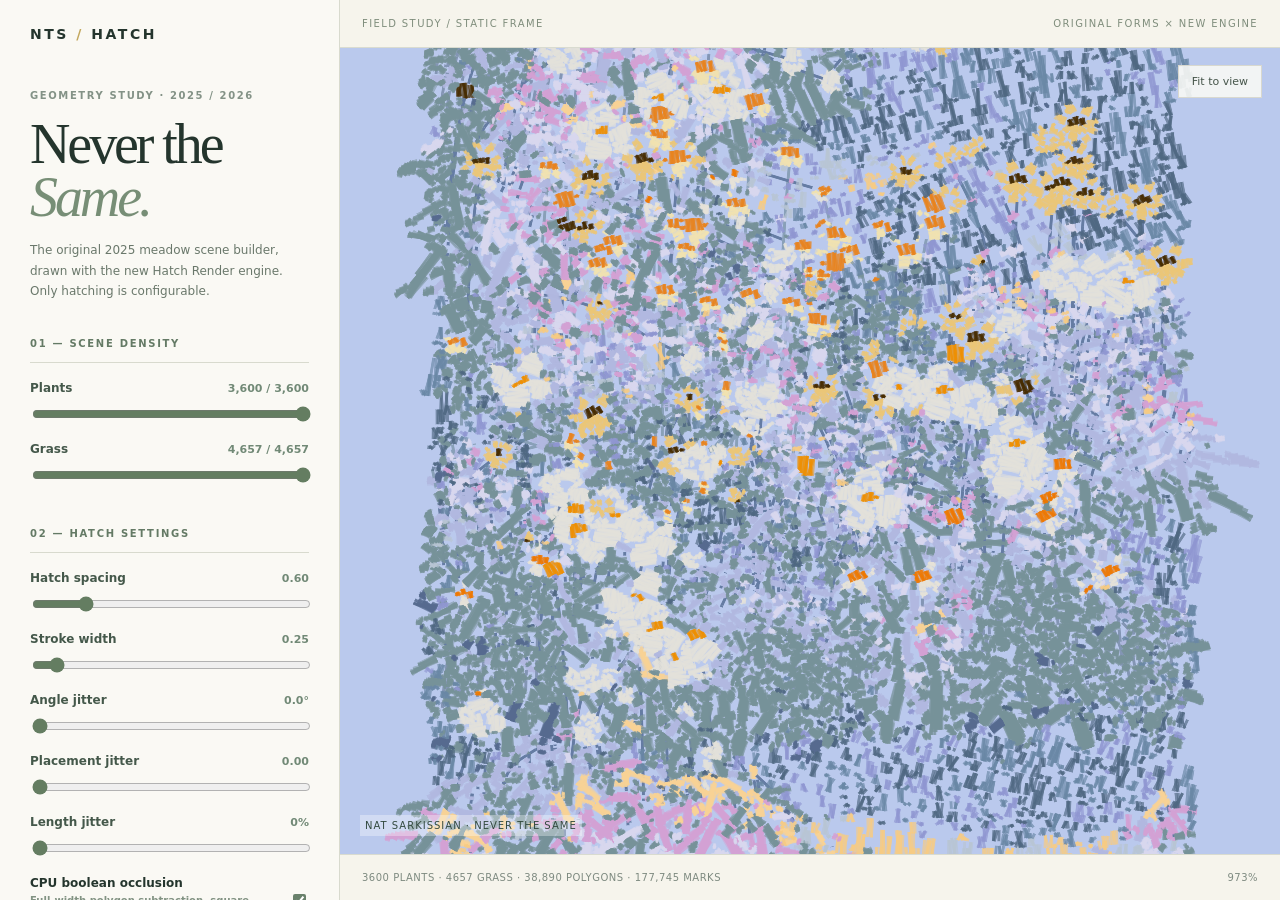
<file: index.html>
<!doctype html>
<html lang="en"><head>
  <meta charset="utf-8"/><meta name="viewport" content="width=device-width,initial-scale=1"/>
  <meta name="theme-color" content="#f6f4ec"/>
  <meta name="description" content="Never the Same's original 2025 wildflower and grass geometry, hatched with the new CPU boolean Hatch Render engine."/>
  <title>Never the Same — Geometry × Hatch Render</title>
<link rel="stylesheet" href="./src/never-the-same.css"/></head><body>
<div id="studio">
  <aside class="controls">
    <div class="brand">NTS <span>/</span> HATCH</div>
    <div class="eyebrow">GEOMETRY STUDY · 2025 / 2026</div>
    <h1>Never the<br/><em>Same.</em></h1>
    <p class="lede">The original 2025 meadow scene builder, drawn with the new Hatch Render engine. Only hatching is configurable.</p>
    <div class="section">01 — SCENE DENSITY</div>
    <label class="field">Plants <output id="plantDensityOut">100%</output><input id="plantDensity" type="range" min="0" max="100" step="1" value="100"/></label>
    <label class="field">Grass <output id="grassDensityOut">100%</output><input id="grassDensity" type="range" min="0" max="100" step="1" value="100"/></label>
    <div class="section">02 — HATCH SETTINGS</div>
    <label class="field">Hatch spacing <output id="spacingOut"></output><input id="spacing" type="range" min=".2" max="2.5" step=".05" value=".6"/></label>
    <label class="field">Stroke width <output id="widthOut"></output><input id="width" type="range" min=".05" max="3.2" step=".05" value=".25"/></label>
    <label class="field">Angle jitter <output id="angleJitterOut"></output><input id="angleJitter" type="range" min="0" max="16" step=".5" value="0"/></label>
    <label class="field">Placement jitter <output id="placementJitterOut"></output><input id="placementJitter" type="range" min="0" max="3" step=".1" value="0"/></label>
    <label class="field">Length jitter <output id="lengthJitterOut"></output><input id="lengthJitter" type="range" min="0" max="70" step="1" value="0"/></label>
    <label class="switch"><span>CPU boolean occlusion<small>Full-width polygon subtraction, square-ended strokes</small></span><input type="checkbox" id="occlusion" checked/></label>
    <label class="switch"><span>Draw outlines</span><input type="checkbox" id="outlines" /></label>
    <button id="generate">Regenerate meadow</button>
    <p class="details">Original 60 × 60 planting lattice, noise-driven growth, terrain and clustered grass. The two density sliders only hide existing plants and grass, so returning to 100% restores the exact scene. No animation or shader effects.</p>
    <div class="source"><a href="https://verse.works/series/never-the-same-by-nat-sarkissian" target="_blank" rel="noopener">Original on Verse</a> <span>·</span> <a href="https://rawcdn.githack.com/nathaniel-sarkissian/mac-remote/f1b9509909644256d866363e6f953932100ded78/index.html">Hatch Meadow</a></div>
  </aside>
  <main class="main">
    <div class="topbar"><span>FIELD STUDY / STATIC FRAME</span><span>ORIGINAL FORMS × NEW ENGINE</span></div>
    <div class="stage"><canvas id="canvas" aria-label="Never the Same meadow drawn with square-capped hatch strokes. Pan by dragging; zoom by scrolling or pinching." ></canvas><div id="error" class="error" hidden></div><button id="fit" class="fit">Fit to view</button><div class="corner">NAT SARKISSIAN · NEVER THE SAME</div></div>
    <footer><span id="stats">Preparing the meadow…</span><span id="zoom">100%</span></footer>
  </main>
</div>
<script type="module" src="./src/never-the-same-main.js"></script>
</body></html>
</file>
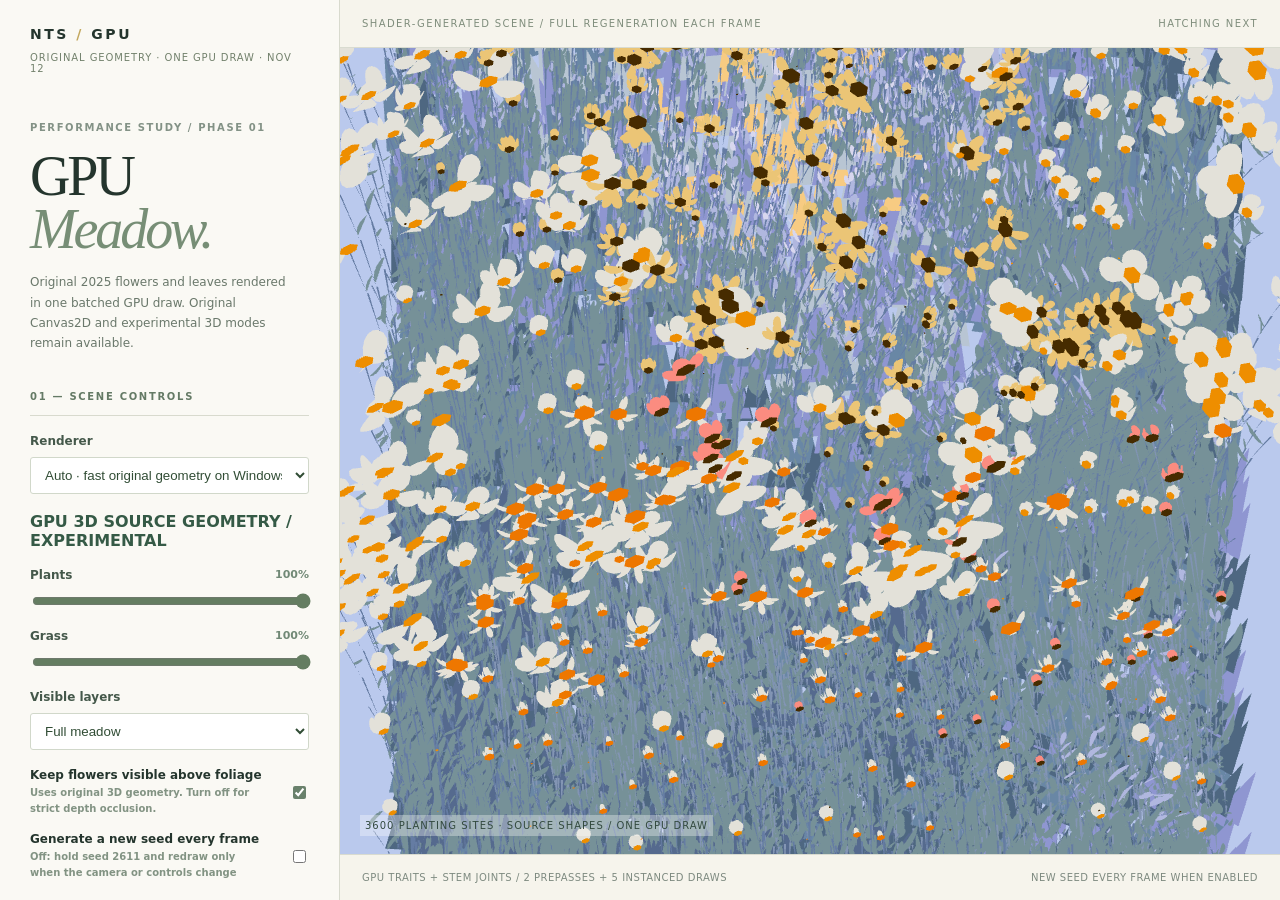
<file: gpu.html>
<!doctype html>
<html lang="en"><head>
<meta charset="utf-8"/><meta name="viewport" content="width=device-width,initial-scale=1"/>
<meta name="theme-color" content="#f6f4ec"/>
<meta name="description" content="Experimental GPU-generated 60x60 plant meadow. Geometry is calculated directly in WebGL2 vertex shaders, with no CPU polygon scene."/>
<title>Never the Same — GPU Geometry Study</title>
<link rel="stylesheet" href="./src/never-the-same.css"/>
<style>
#studio .controls{max-height:100vh} .metrics{display:grid;grid-template-columns:1fr 1fr;gap:10px;margin-top:22px}
.metrics div{border:1px solid #d6dbce;padding:12px;min-width:0}.metrics b{display:block;font-size:20px;font-variant-numeric:tabular-nums}.metrics small{font-size:9px;color:#738071;letter-spacing:.07em}
#regenerate{width:100%;padding:12px;border:0;background:#334b3b;color:#fff;font-size:12px;cursor:pointer;margin-top:17px}
#resetView{border:1px solid #d8d8cf;background:#fafaf5e8;cursor:pointer;padding:10px 12px;font-size:11px;color:#394e3e}
.camera-help{font-size:11px;color:#6a786b;line-height:1.55;margin:12px 0 5px}
#cameraStatus{font-size:10px;color:#334a3f;letter-spacing:.07em;font-variant-numeric:tabular-nums}
.field select{width:100%;padding:9px 10px;border:1px solid #d1d8ca;background:#fff;color:#314d35;cursor:pointer}
#buildMark{font-size:10px;letter-spacing:.09em;color:#72816c}
#sourceCanvas,#fastCanvas{position:absolute;inset:0;width:100%;height:100%;display:none;pointer-events:none;z-index:1}
#sourceCanvas~.corner{z-index:2}
#rendererStatus{font-weight:700;color:#355a46}
#gpuDiagnostics,#sourceStats{font-size:10px;line-height:1.5;word-break:break-word}
/* Explicitly render the scene in screenshot QA at mobile viewport sizes,
   avoiding old false-positive tests that only captured the control panel. */
.scene-focus #studio{display:block;height:100vh}
.scene-focus .controls,.scene-focus .topbar,.scene-focus footer{display:none}
.scene-focus .main{width:100%;height:100vh;min-height:0}
.scene-focus .stage{width:100%;height:100%}
.status{font-size:10px;color:#677b69;line-height:1.7;margin-top:17px}.status strong{color:#314d35}
@media(max-width:800px){.metrics b{font-size:15px}}
</style>
</head><body>
<div id="studio">
<aside class="controls">
 <div class="brand">NTS <span>/</span> GPU</div>
 <p id="buildMark">ORIGINAL GEOMETRY · ONE GPU DRAW · NOV 12</p>
 <div class="eyebrow">PERFORMANCE STUDY / PHASE 01</div>
 <h1>GPU<br/><em>Meadow.</em></h1>
 <p class="lede">Original 2025 flowers and leaves rendered in one batched GPU draw. Original Canvas2D and experimental 3D modes remain available.</p>
 <div class="section">01 — SCENE CONTROLS</div>
 <label class="field">Renderer
 <select id="rendererMode" aria-label="Rendering backend">
  <option value="auto" selected>Auto · fast original geometry on Windows</option>
  <option value="fast">Fast GPU · original 2025 geometry</option>
  <option value="original">Original 2025 geometry · reliable 2D</option>
  <option value="gpu">Experimental GPU 3D geometry</option>
 </select></label>
 <p id="rendererStatus">Detecting renderer…</p>
 <label class="field">Plants <output id="plantDensityOut">100%</output><input id="plantDensity" type="range" min="0" max="100" step="1" value="100"/></label>
 <label class="field">Grass <output id="grassDensityOut">100%</output><input id="grassDensity" type="range" min="0" max="100" step="1" value="100"/></label>
 <label class="field">Visible layers
 <select id="layerMode" aria-label="Visible meadow layers">
  <option value="all" selected>Full meadow</option>
  <option value="flowers">Flowers only · original 3D petals and centers</option>
  <option value="plants">Plants without grass</option>
  <option value="grass">Grass only</option>
 </select></label>
 <label class="switch"><span>Keep flowers visible above foliage<small>Uses original 3D geometry. Turn off for strict depth occlusion.</small></span><input type="checkbox" id="visibleFlowers" checked/></label>
 <label class="switch"><span>Generate a new seed every frame<small>Off: hold seed 2611 and redraw only when the camera or controls change</small></span><input type="checkbox" id="animate" /></label>
 <button id="regenerate">New random meadow</button>
 <div class="section">02 — CAMERA</div>
 <p class="camera-help">Drag to orbit · Shift/secondary drag to pan · Scroll to zoom. On touch, drag with one finger to orbit, or use two fingers to pan and pinch-zoom.</p>
 <p id="cameraStatus">AZ 22° · EL 20° · ZOOM 100%</p>
 <button type="button" id="resetView">Reset view</button>
 <div class="section">03 — LIVE PERFORMANCE</div>
 <div class="metrics"><div><small>FULL-FRAME RATE</small><b id="fps">—</b></div><div><small>CPU SUBMISSION</small><b id="cpu">—</b></div></div>
 <div class="status"><strong id="backend">Initializing GPU…</strong><p id="gpu">Waiting for GPU timer…</p><p id="geometry"></p><p id="triangles"></p><p id="gpuErrors"></p><p id="gpuDiagnostics"></p><p id="sourceStats"></p><p id="pipelinePerf"></p><p id="fastFlowerPixels" hidden></p><p id="cachedPerf" hidden></p><p id="bloomPixels" hidden></p><p id="flowerOnlyPixels" hidden></p><p id="flowerSpanPixels" hidden></p>Seed <span id="seed">2611</span></div>
 <div class="section">04 — NEXT MILESTONE</div>
 <p class="details">Original geometry code reconstructed on the GPU: 60 × 60 planting sites, six flower species, exact 13-point 3D leaf and petal shapes, species-specific petal sizes and layers, exact incremental stem-angle integration, six-sided flower disks and screen-plane grass triangles. A GPU stem atlas caches each growth step. Noise approximates the original seeded OpenSimplex field so individual editions will differ. Geometry-only, with original CPU hatching still available separately.</p>
 <div class="source"><a href="./index.html">Original hatched meadow</a><span>·</span><a href="https://verse.works/series/never-the-same-by-nat-sarkissian" target="_blank" rel="noopener">2025 source</a></div>
</aside>
<main class="main"><div class="topbar"><span>SHADER-GENERATED SCENE / FULL REGENERATION EACH FRAME</span><span>HATCHING NEXT</span></div>
 <div class="stage"><canvas id="canvas" aria-label="GPU meadow; drag to orbit, right or shift drag to pan, scroll to zoom."></canvas>
 <canvas id="sourceCanvas" aria-label="Original 2025 flower meadow geometry drawn with Canvas2D" style="display:none"></canvas>
 <canvas id="fastCanvas" aria-label="Original 2025 meadow geometry batch-rendered by WebGL2" style="display:none"></canvas><div id="error" class="error" hidden></div><div class="corner">3600 PLANTING SITES · SOURCE SHAPES / ONE GPU DRAW</div></div>
 <footer><span>GPU TRAITS + STEM JOINTS / 2 PREPASSES + 5 INSTANCED DRAWS</span><span>NEW SEED EVERY FRAME WHEN ENABLED</span></footer>
</main></div>
<script type="module" src="./src/gpu-meadow-main.js"></script>
</body></html>
</file>
<file: src/never-the-same.css>
:root{color-scheme:light;font-family:Inter,system-ui,-apple-system,BlinkMacSystemFont,"Segoe UI",sans-serif;background:#f6f4ec;color:#24352d}
*{box-sizing:border-box}html,body{margin:0;min-height:100%;overflow-x:hidden}
#studio{min-height:100vh;display:grid;grid-template-columns:340px minmax(0,1fr)}
.controls{border-right:1px solid #d8dace;background:#faf9f4;padding:26px 30px 34px;overflow-y:auto;max-height:100vh}
.brand{font-size:14px;letter-spacing:.18em;font-weight:750}.brand span{color:#c3a85e}.eyebrow{margin-top:48px;color:#839286;font-size:10px;font-weight:700;letter-spacing:.16em}
h1{font-family:Georgia,serif;font-size:56px;font-weight:400;letter-spacing:-.055em;line-height:.94;margin:17px 0 17px}h1 em{font-weight:400;color:#778e76}
.lede{font-size:12px;line-height:1.7;color:#6a786b;max-width:268px}
.section{font-weight:750;border-bottom:1px solid #d8dace;letter-spacing:.17em;color:#647a65;font-size:10px;padding:25px 0 13px;margin-bottom:17px}
.field{display:grid;grid-template-columns:1fr auto;align-items:center;gap:9px;font-size:12px;font-weight:600;margin:18px 0;color:#44584a}
.field output{font-variant-numeric:tabular-nums;color:#718976;font-size:11px}
.field input[type=range],.field input[type=number],.field select{grid-column:1/-1;width:100%}
.field input[type=range]{accent-color:#647d61;cursor:pointer}.field input[type=number],.field select{padding:9px 10px;border:1px solid #d5d8c9;background:white;border-radius:3px;color:#3b5340}
.switch{display:flex;justify-content:space-between;align-items:center;gap:12px;font-size:12px;font-weight:600;margin:15px 0;cursor:pointer}.switch small{font-size:10px;line-height:1.6;color:#829383;display:block;margin-top:3px;max-width:230px}.switch input{accent-color:#69816b}
button{cursor:pointer;font:inherit}#generate{width:100%;margin-top:23px;background:#334b3b;color:#f8f6e9;border:0;padding:13px;font-size:12px;font-weight:650;letter-spacing:.05em}
.details{font-size:11px;line-height:1.65;color:#89978b;padding-top:10px}
.source{border-top:1px solid #d8dace;padding-top:15px;font-size:11px;display:flex;gap:8px;color:#b3b7a7}.source a{color:#506c57;text-decoration:none}.source a:hover{text-decoration:underline}
.main{min-width:0;height:100vh;min-height:440px;display:flex;flex-direction:column}
.topbar{display:flex;justify-content:space-between;align-items:center;padding:18px 22px;font-size:10px;letter-spacing:.14em;color:#7f8d7c;border-bottom:1px solid #d9dbd0}
.stage{position:relative;flex:1;min-height:0;overflow:hidden;background:#e9e8d7}
canvas{width:100%;height:100%;display:block;touch-action:none;cursor:grab}canvas:active{cursor:grabbing}
.fit{position:absolute;top:17px;right:18px;border:1px solid #d8d8cf;background:#fafaf5e0;padding:9px 13px;font-size:11px;color:#46554a}
.corner{position:absolute;bottom:18px;left:20px;font-size:10px;letter-spacing:.1em;color:#334a3f;background:#ffffff55;padding:5px;pointer-events:none}
footer{border-top:1px solid #d9dbd0;display:flex;justify-content:space-between;gap:20px;padding:17px 22px;font-size:10px;letter-spacing:.05em;color:#7e8a80;font-variant-numeric:tabular-nums}
.error{position:absolute;top:15%;left:10%;right:10%;color:#9a2525;background:#fff9f0;padding:18px;border:1px solid #ac6b65;line-height:1.6}
@media(max-width:800px){#studio{display:flex;flex-direction:column}.controls{max-height:none;overflow:visible;border-right:0;padding:24px}.eyebrow{margin-top:22px}h1{font-size:44px}.main{height:70vh;min-height:470px}.topbar{font-size:9px}.corner{font-size:8px}footer{font-size:9px}.controls .field{margin:15px 0}}
</file>
